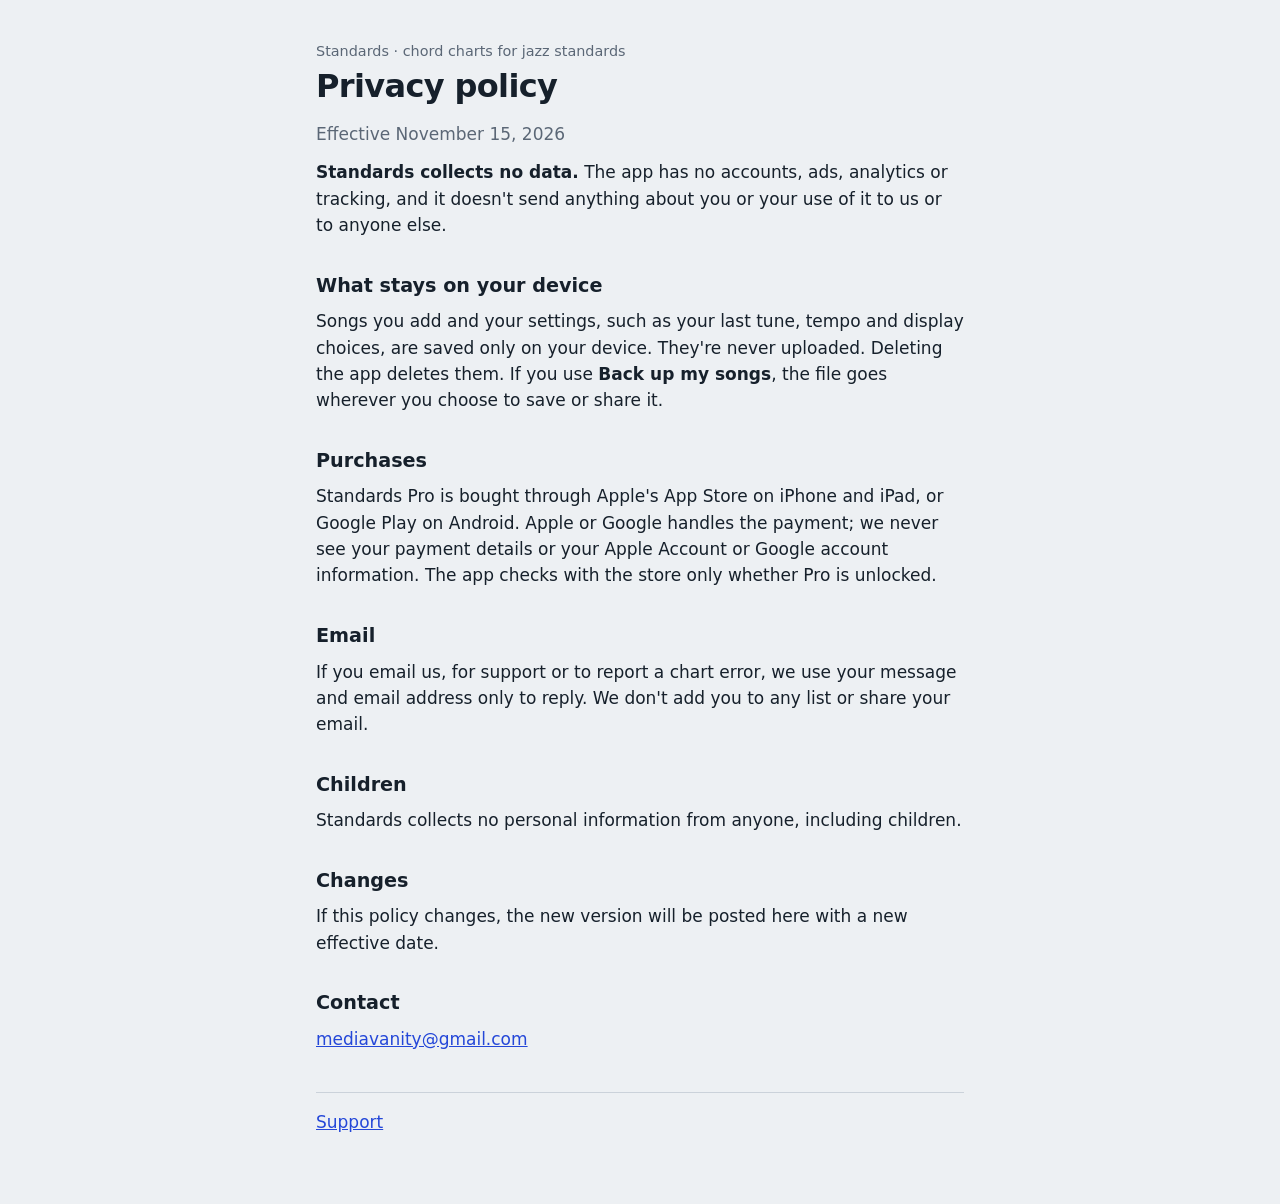
<file: privacy.html>
<!DOCTYPE html>
<html lang="en">
<head>
<meta charset="utf-8">
<meta name="viewport" content="width=device-width, initial-scale=1">
<title>Standards Privacy Policy</title>
<meta name="description" content="Privacy policy for Standards, chord charts for jazz standards on iPhone, iPad and Android.">
<link rel="stylesheet" href="style.css">
</head>
<body>
<main>
<p class="eyebrow">Standards · chord charts for jazz standards</p>
<h1>Privacy policy</h1>
<p class="mute">Effective November 15, 2026</p>

<p><b>Standards collects no data.</b> The app has no accounts, ads, analytics or tracking, and it doesn't send anything about you or your use of it to us or to anyone else.</p>

<h2>What stays on your device</h2>
<p>Songs you add and your settings, such as your last tune, tempo and display choices, are saved only on your device. They're never uploaded. Deleting the app deletes them. If you use <b>Back up my songs</b>, the file goes wherever you choose to save or share it.</p>

<h2>Purchases</h2>
<p>Standards Pro is bought through Apple's App Store on iPhone and iPad, or Google Play on Android. Apple or Google handles the payment; we never see your payment details or your Apple Account or Google account information. The app checks with the store only whether Pro is unlocked.</p>

<h2>Email</h2>
<p>If you email us, for support or to report a chart error, we use your message and email address only to reply. We don't add you to any list or share your email.</p>

<h2>Children</h2>
<p>Standards collects no personal information from anyone, including children.</p>

<h2>Changes</h2>
<p>If this policy changes, the new version will be posted here with a new effective date.</p>

<h2>Contact</h2>
<p><a href="mailto:mediavanity@gmail.com?subject=Standards%20privacy">mediavanity@gmail.com</a></p>

<p class="foot"><a href="index.html">Support</a></p>
</main>
</body>
</html>
</file>
<file: style.css>
:root{--bg:#EDF0F3;--panel:#fff;--ink:#16202B;--mute:#5B6776;--line:#CBD2DA;--acc:#2447D8}
@media (prefers-color-scheme:dark){:root{--bg:#0E141B;--panel:#16202B;--ink:#E6EBF1;--mute:#93A0B0;--line:#2A3644;--acc:#7C9BFF;color-scheme:dark}}
*{box-sizing:border-box}
html{-webkit-text-size-adjust:100%}
body{margin:0;background:var(--bg);color:var(--ink);font:17px/1.55 system-ui,-apple-system,"Segoe UI",sans-serif}
main{max-width:680px;margin:0 auto;padding:40px 16px 56px}
.eyebrow{margin:0 0 6px;color:var(--mute);font-size:.9rem}
h1{margin:0 0 16px;font-size:2rem;line-height:1.15;letter-spacing:-.02em}
h2{margin:32px 0 8px;font-size:1.2rem}
h3{margin:20px 0 4px;font-size:1rem}
p{margin:0 0 12px}
.mute{color:var(--mute)}
a{color:var(--acc)}
.foot{margin-top:40px;padding-top:16px;border-top:1px solid var(--line)}
.badge{margin:4px 0 20px}
.badge img{display:block;height:54px;width:auto}
</file>
